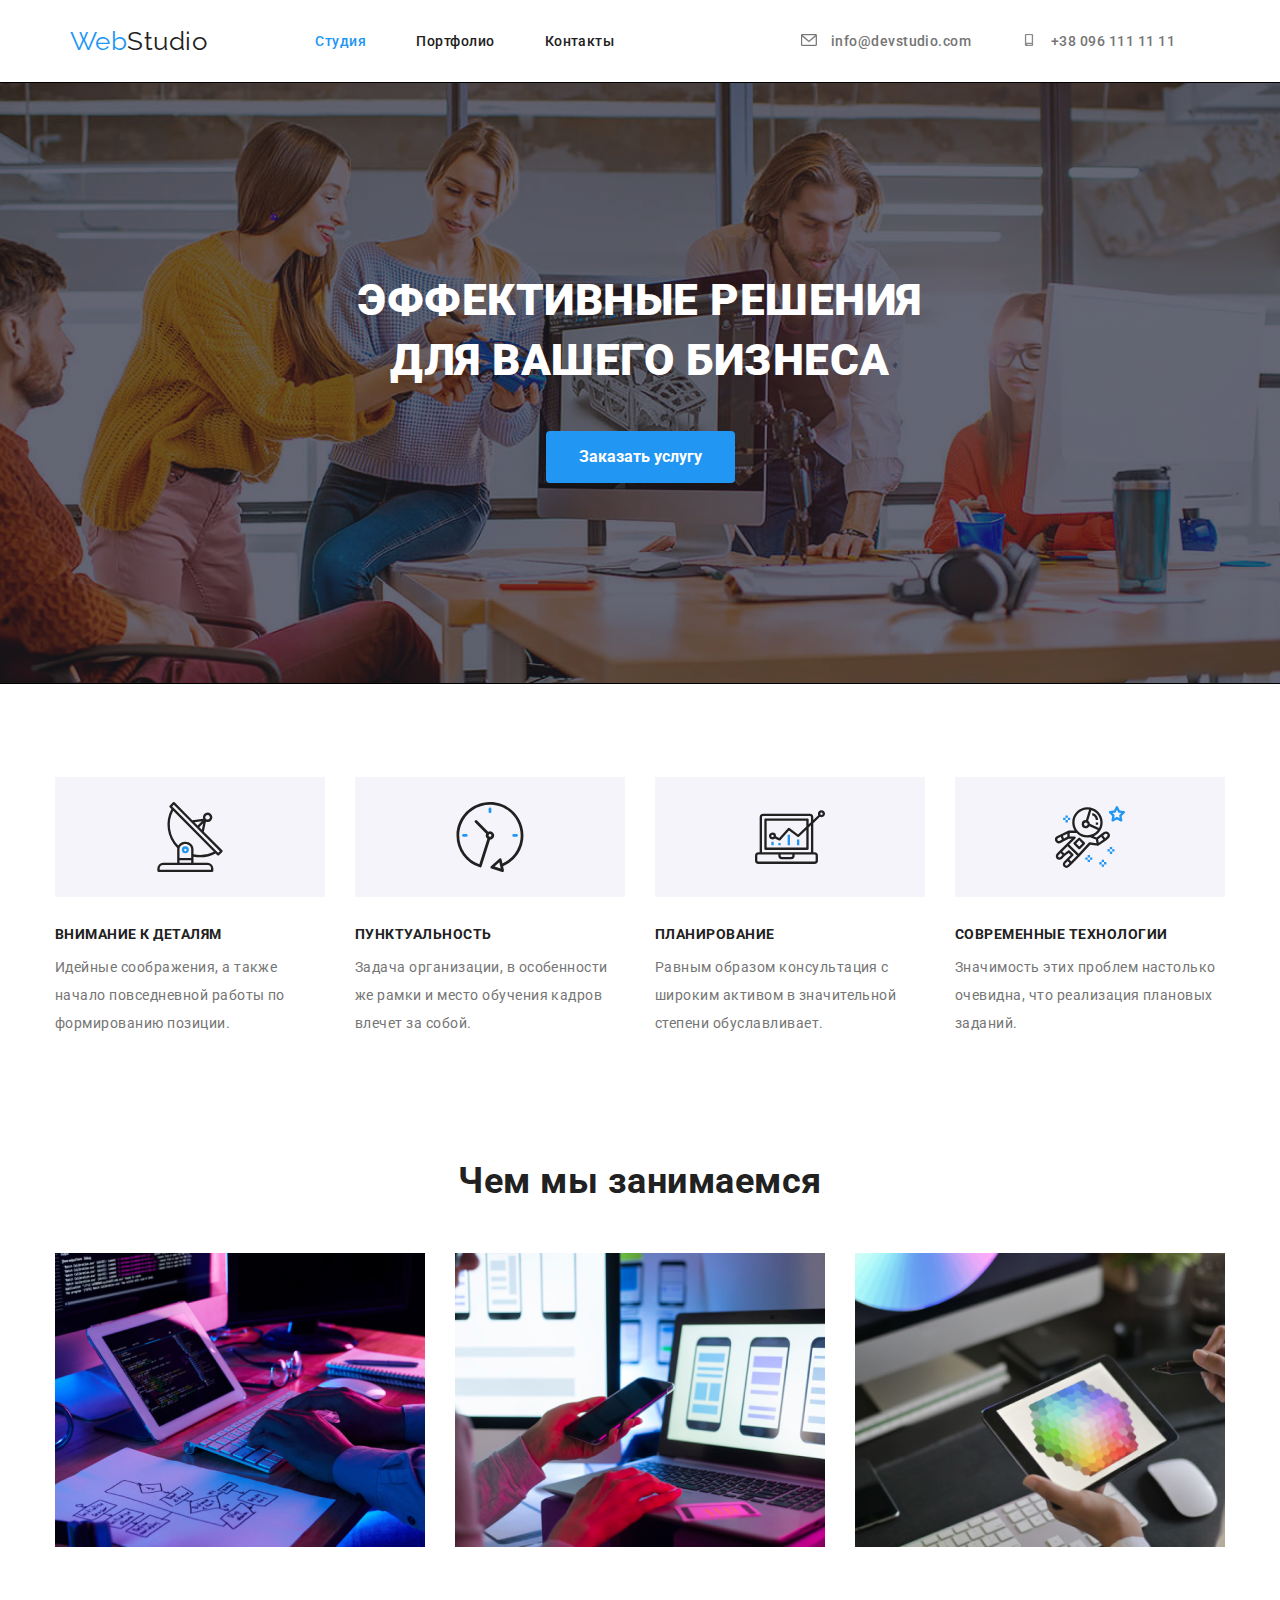
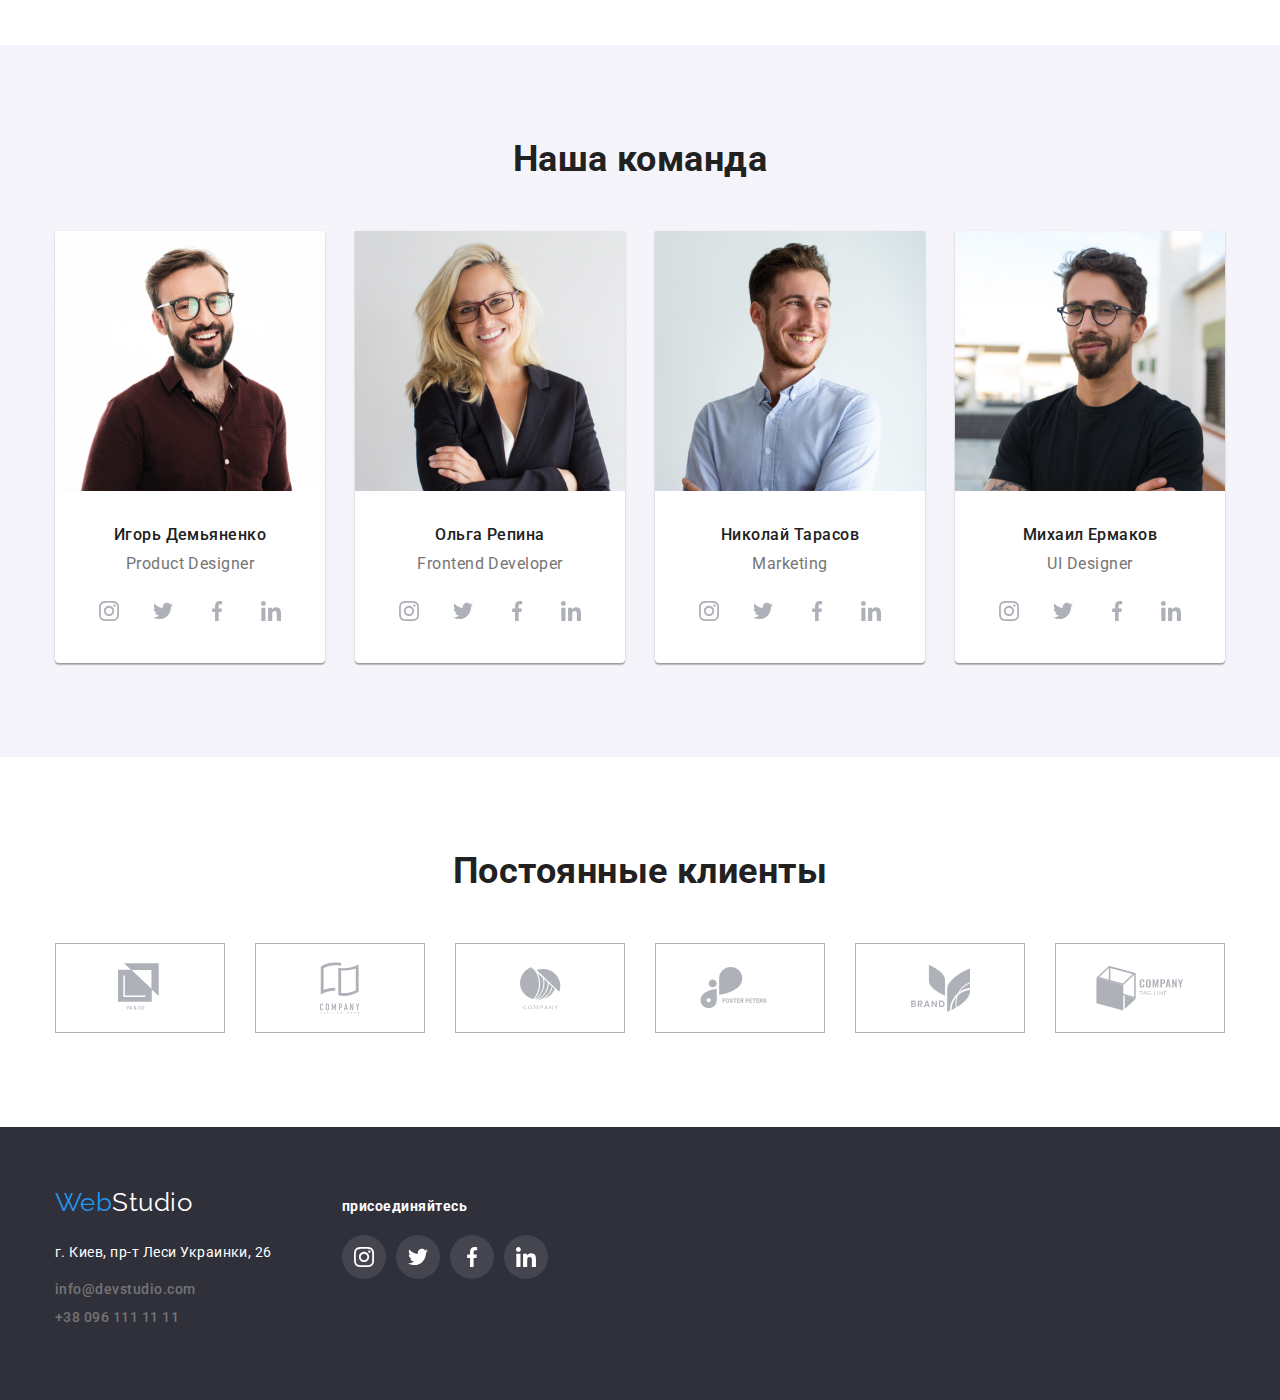
<file: index.html>
<!DOCTYPE html>
<html lang="en">
<head>
    <meta charset="UTF-8">
    <meta http-equiv="X-UA-Compatible" content="IE=edge">
    <meta name="viewport" content="width=device-width, initial-scale=1.0">
    <title>Document</title>
    <link rel="preconnect" href="https://fonts.gstatic.com">
<link href="https://fonts.googleapis.com/css2?family=Raleway:wght@700&family=Roboto:wght@400;500;700;900&display=swap" rel="stylesheet">
<link rel="stylesheet" href="https://cdnjs.cloudflare.com/ajax/libs/modern-normalize/1.0.0/modern-normalize.min.css">    
<link rel="stylesheet" href="./css/main.css"/>
<base href="somethingsomethingsomething" />
</head>
<body>
     <header class="page-header">
        <div class="container">
         <nav>
            <span><span class="web">Web</span><span class="studio">Studio</span></span>
        </nav>   
           

         <ul class="site-nav">
            <Li><a  href="" class="site-nav-stydio">Студия</a></Li>
            <li><a  href="./portfolio.html" class="site-nav-portfolio" >Портфолио</a></li>
            <li><a  href="" class="site-nav-kontactu">Контакты</a></li>
         </ul>
         
        <ul class="auth-nav">
            <li>
                <a class="link" href="">
                <svg class="telephone">
                    <use href="./images/sprite7.svg#convert1"></use>
                </svg>
                info@devstudio.com
            </a></li>
            <li>
                <a class="link-tel" href="">
                <svg class="telephone-one">
                    <use href="./images/sprite7.svg#smartphone1"></use>
                </svg>
              +38 096 111 11 11
            </a></li>
        </ul>
    </div>
    
    
     </header>
 
         <main>
            <section class="hero">
          <div class="section-hero">
            <h1 class="section-glava">Эффективные решения </br> для вашего бизнеса</h1>
            <button class="button" type ="button" >Заказать услугу</button>
        </div>
            </section>
    
    
            <section class="section">
                <div class="container-studio">
            <ul class="features">
                <li class="item-warning" width="65" height="70">
                    <h3 class="features-title">Внимание к деталям</h3>
                    <p class="features-list">Идейные соображения, а также начало повседневной работы по формированию позиции.</p>
                </li>
                <li class="item-punctuality" width="67" height="70">
                    <h3 class="features-title">Пунктуальность</h3>
                    <p class="features-list">Задача организации, в особенности же рамки и место обучения кадров влечет за собой.</p>
                </li>
                <li class="item-plan" width="70" height="54">
                    <h3 class="features-title">Планирование</h3>
                    <p class="features-list">Равным образом консультация с широким активом в значительной степени обуславливает.</p>
                </li>
                <li class="item-technology" width="70" height="70">
                    <h3 class="features-title">Современные технологии</h3>
                    <p class="features-list">Значимость этих проблем настолько очевидна, что реализация плановых заданий.</p>
                </li>
            </ul>
        </div>
            </section>
    
             
            <section class="section-work">
                <div class="container-studio">
                 <h2 class="section-title">Чем мы занимаемся</h2>
                 
                 <ul class="picture-work">
                  <li class="picture"><img src="./images/box1.jpg" alt="Чем мы занимаемся" width="370"/>
                 </li>
                 <li class="picture"><img src="./images/box2.jpg" alt="Чем мы занимаемся" width="370"/>
                 </li>
                 <li class="picture"><img src="./images/box3.jpg" alt="Чем мы занимаемся" width="370"/>
                 </li>
                 </ul>
                </div>
            </section>
                        
                        
            <section class="section-comanda">
                <div class="container-studio">
                <h2 class="section-title">Наша команда</h2>
                
                <ul class="feat-es">
                 <li class="comanda">
                 <img src="./images/img(4).jpg" class="photo-studio" alt="Игорь Демьяненко-фото" width="370"/>
                 <h4 class="Feat-ess-title">Игорь Демьяненко</h4>
                 <p class="Feat-es-list">Product Designer</p>
                 <ul class="social-list">
                     <li class="social-item">
                        <a href="" class="social">
                            <svg class="social-one" width="20" height="20">
                                <use href="./images/sprite7.svg#instagram1"></use>
                            </svg>
                        </a>
                     </li>
                     <li class="social-item">
                        <a href="" class="social">
                            <svg class="social-one" width="20" height="20">
                                <use href="./images/sprite7.svg#twitter1"></use>
                            </svg>
                        </a>
                     </li>
                     <li class="social-item">
                        <a href="" class="social">
                            <svg class="social-one" width="20" height="20">
                                <use href="./images/sprite7.svg#facebook1"></use>
                            </svg>
                        </a>
                     </li>
                     <li class="social-item">
                        <a href="" class="social">
                            <svg class="social-one" width="20" height="20">
                                <use href="./images/sprite7.svg#linkedin1"></use>
                            </svg>
                        </a>
                     </li>
                 </ul>
                 

                 <li class="comanda">
                 <img src="./images/img(5).jpg" class="photo-studio" alt="Ольга Репина-фото" width="370"/>
                 <h4 class="Feat-ess-title">Ольга Репина</h4>
                 <p class="Feat-es-list">Frontend Developer</p>
                 <ul class="social-list">
                    <li class="social-item">
                       <a href="" class="social">
                           <svg class="social-one" width="20" height="20">
                               <use href="./images/sprite7.svg#instagram1"></use>
                           </svg>
                       </a>
                    </li>
                    <li class="social-item">
                       <a href="" class="social">
                           <svg class="social-one" width="20" height="20">
                               <use href="./images/sprite7.svg#twitter1"></use>
                           </svg>
                       </a>
                    </li>
                    <li class="social-item">
                       <a href="" class="social">
                           <svg class="social-one" width="20" height="20">
                               <use href="./images/sprite7.svg#facebook1"></use>
                           </svg>
                       </a>
                    </li>
                    <li class="social-item">
                       <a href="" class="social">
                           <svg class="social-one" width="20" height="20">
                               <use href="./images/sprite7.svg#linkedin1"></use>
                           </svg>
                       </a>
                    </li>
                </ul>
                 
                 </li>
                 <li class="comanda">
                 <img src="./images/img(6).jpg" class="photo-studio" alt="Николай Тарасов-фото" width="370"/>
                 <h4 class="Feat-ess-title">Николай Тарасов</h4>
                 <p class="Feat-es-list">Marketing</p>
                 <ul class="social-list">
                    <li class="social-item">
                       <a href="" class="social">
                           <svg class="social-one" width="20" height="20">
                               <use href="./images/sprite7.svg#instagram1"></use>
                           </svg>
                       </a>
                    </li>
                    <li class="social-item">
                       <a href="" class="social">
                           <svg class="social-one" width="20" height="20">
                               <use href="./images/sprite7.svg#twitter1"></use>
                           </svg>
                       </a>
                    </li>
                    <li class="social-item">
                       <a href="" class="social">
                           <svg class="social-one" width="20" height="20">
                               <use href="./images/sprite7.svg#facebook1"></use>
                           </svg>
                       </a>
                    </li>
                    <li class="social-item">
                       <a href="" class="social">
                           <svg class="social-one" width="20" height="20">
                               <use href="./images/sprite7.svg#linkedin1"></use>
                           </svg>
                       </a>
                    </li>
                </ul>

                 
                 </li>
                 <li class="comanda">
                 <img src="./images/img(7).jpg" class="photo-studio" alt="Михаил Ермаков-фото" width="370"/>
                 <h4 class="Feat-ess-title">Михаил Ермаков</h4>
                 <p class="Feat-es-list">UI Designer</p>
                 <ul class="social-list">
                    <li class="social-item">
                       <a href="" class="social">
                           <svg class="social-one" width="20" height="20">
                               <use href="./images/sprite7.svg#instagram1"></use>
                           </svg>
                       </a>
                    </li>
                    <li class="social-item">
                       <a href="" class="social">
                           <svg class="social-one" width="20" height="20">
                               <use href="./images/sprite7.svg#twitter1"></use>
                           </svg>
                       </a>
                    </li>
                    <li class="social-item">
                       <a href="" class="social">
                           <svg class="social-one" width="20" height="20">
                               <use href="./images/sprite7.svg#facebook1"></use>
                           </svg>
                       </a>
                    </li>
                    <li class="social-item">
                       <a href="" class="social">
                           <svg class="social-one" width="20" height="20">
                               <use href="./images/sprite7.svg#linkedin1"></use>
                           </svg>
                       </a>
                    </li>
                </ul>
                 
                 
                 </ul>
                </div>
            </section>

            <section>
                <div class="container-studio">
                <h2 class="section-title">Постоянные клиенты</h2>
                <ul class="regular-customers">

                    <li class="client">
                    <a href="" class="link-client">
                      <svg class="batton-client" width="45" height="50">
                          <use href="./images/sprite7.svg#logo-1"></use>
                      </svg>
                    </a>
                </li>          
                    <li class="client">
                        <a href="" class="link-client">
                            <svg class="batton-client" width="40" height="52">
                                <use href="./images/sprite7.svg#logo-2"></use>
                            </svg>
                        </a>
                    </li>
                    <li class="client">
                        <a href="" class="link-client">
                            <svg class="batton-client" width="41" height="43">
                                <use href="./images/sprite7.svg#logo-3"></use>
                            </svg>
                        </a>
                    </li>
                    <li class="client">
                        <a href="" class="link-client">
                            <svg class="batton-client" width="80" height="42">
                                <use href="./images/sprite7.svg#logo-4"></use>
                            </svg>
                            </a>
                    </li>
                    <li class="client">
                        <a href="" class="link-client">
                            <svg class="batton-client" width="59" height="47">
                                <use href="./images/sprite7.svg#logo-5"></use>
                            </svg>
                        </a>
                    </li>
                    <li class="client">
                        <a href="" class="link-client">
                            <svg class="batton-client" width="88" height="45">
                                <use href="./images/sprite7.svg#logo-6"></use>
                            </svg>
                        </a>
                    </li>
                </ul>
                </div>
                    
                   
            </section>
        
        </main>                
                    
        <footer class="footer">
            <div class="general">
              <div class="container-new">
              <div class="container-webstudio">
             <span><span class="web-footer">Web</span><span class="studio-footer">Studio</span></span>
              </div> 
              <ul class="adress"> 
              <li>г. Киев, пр-т Леси Украинки, 26</li>
              </ul> 
              <ul class="auth-nav-footer">
                 <li><a class="link-footer" href="" >info@devstudio.com</a></li>
                 <li><a class="link-footer" href="" >+38 096 111 11 11</a></li>
              </ul>
             </div>
  
             <div class="container-too">
              <h2 class="connect">присоединяйтесь</h2>
              <ul class="social-list-footer">
                  
                  <li class="social-item-footer">
                     <a href="" class="social-footer-href">
                         <svg class="social-one-footer" width="20" height="20">
                             <use href="./images/sprite7.svg#instagram1"></use>
                         </svg>
                     </a>
                  </li>
                  <li class="social-item-footer">
                     <a href="" class="social-footer-href">
                         <svg class="social-one-footer" width="20" height="20">
                             <use href="./images/sprite7.svg#twitter1"></use>
                         </svg>
                     </a>
                  </li>
                  <li class="social-item-footer">
                     <a href="" class="social-footer-href">
                         <svg class="social-one-footer" width="20" height="20">
                             <use href="./images/sprite7.svg#facebook1"></use>
                         </svg>
                     </a>
                  </li>
                  <li class="social-item-footer">
                     <a href="" class="social-footer-href">
                         <svg class="social-one-footer" width="20" height="20">
                             <use href="./images/sprite7.svg#linkedin1"></use>
                         </svg>
                     </a>
                  </li>
              </ul>
          </div>
      </div>
    
              </footer>
  </body>
  </html>
</file>
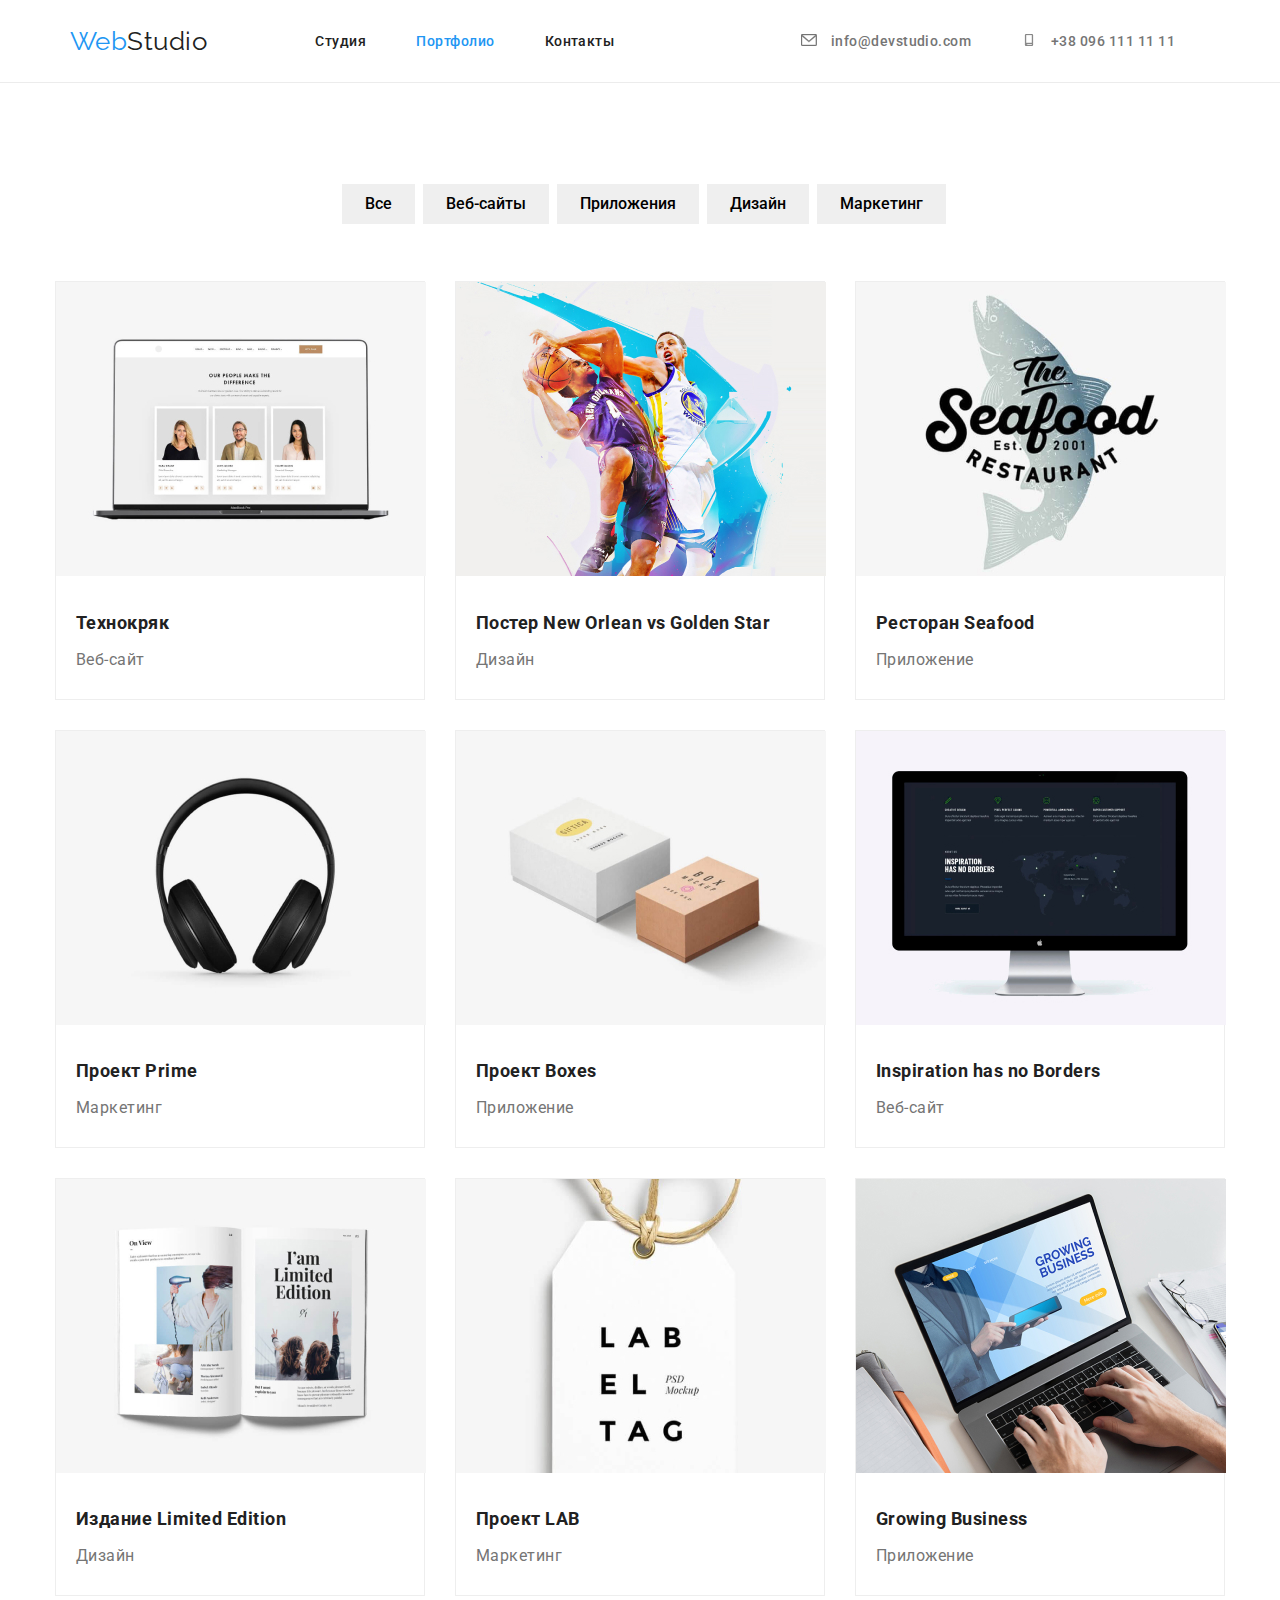
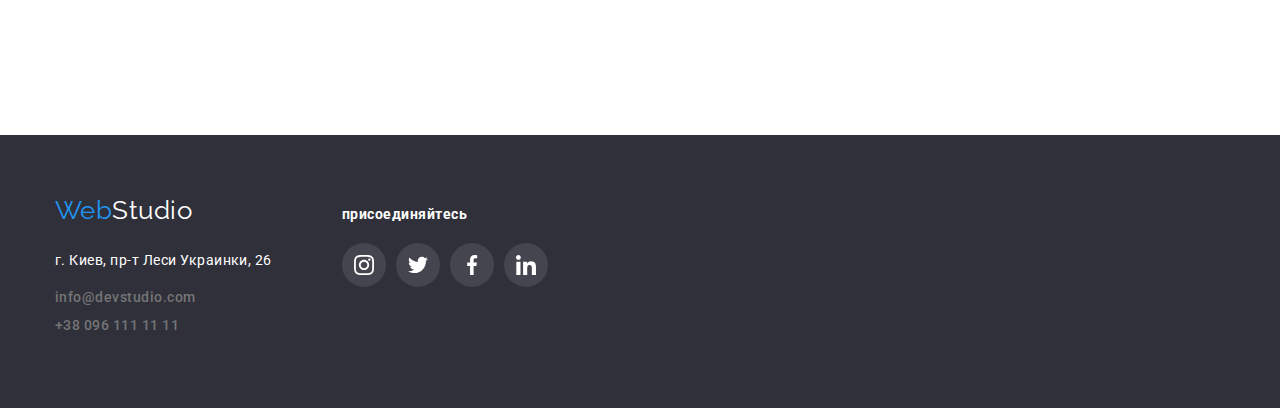
<file: portfolio.html>
<!DOCTYPE html>
<html lang="en">
<head>
    <meta charset="UTF-8">
    <meta http-equiv="X-UA-Compatible" content="IE=edge">
    <meta name="viewport" content="width=device-width, initial-scale=1.0">
    <title>portfolio</title>
    <link rel="preconnect" href="https://fonts.gstatic.com">
<link href="https://fonts.googleapis.com/css2?family=Raleway:wght@700&family=Roboto:wght@400;500;700;900&display=swap" rel="stylesheet">
<link rel="stylesheet" href="https://cdnjs.cloudflare.com/ajax/libs/modern-normalize/1.0.0/modern-normalize.min.css">    
<link rel="stylesheet" href="./css/main.css">
</head>
<body>
   
   <header class="page-header">
      <div class="container">
       <nav>
          <span><span class="web">Web</span><span class="studio">Studio</span></span>
      </nav>   
         

       <ul class="site-nav">
         <li><a href="./index.html" class="site-nav-portfolio" >Студия</a></li>
         <li><a href="" class="site-nav-stydio">Портфолио</a></li>
         <li><a href="" class="site-nav-kontactu">Контакты</a></li>
       </ul>
       
       <ul class="auth-nav">
        <li>
            <a class="link" href="">
            <svg class="telephone">
                <use href="./images/sprite7.svg#convert1"></use>
            </svg>
            info@devstudio.com
        </a></li>
        <li>
            <a class="link-tel" href="">
            <svg class="telephone-one">
                <use href="./images/sprite7.svg#smartphone1"></use>
            </svg>
          +38 096 111 11 11
        </a></li>
    </ul>
  </div>
  
   </header>
         <main class="portfolio-frame">
            
             <section class="section">
               <div class="portfolio-container">
               
               <ul class="button-portfolio">
                 <li> <button class="button-port" type ="button" > Все </button></li>
                 <li> <button class="button-port" type ="button" > Веб-сайты </button></li>
                 <li> <button class="button-port" type ="button" > Приложения </button></li>
                 <li> <button class="button-port" type ="button" > Дизайн </button></li>
                 <li> <button class="button-port" type ="button" > Маркетинг </button></li>
               </ul>
            
                 <ul class="portfolio">
                  <li class="portfolio-element">
                        <a href="" class="portfolio-photo"><img src="./images/images2/img(8).jpg" alt="" width="370"/></a>
                        <div class="flex-conteiner">
                           <h2 class="portfolio-title">Технокряк</h2>
                         <p class="portfolio-list">Веб-сайт</p>
                        </div>
                         </li>
                     <li class="portfolio-element">
                         <a href="" class="portfolio-photo"><img src="./images/images2/img(9).jpg" alt="" width="370"/></a>
                         <div class="flex-conteiner">
                         <h2 class="portfolio-title">Постер New Orlean vs Golden Star</h2>
                         <p class="portfolio-list">Дизайн</p>
                        </div> 
                        </li>
                     <li class="portfolio-element">
                        <a href="" class="portfolio-photo"><img src="./images/images2/img(10).jpg" alt="" width="370"/></a>
                        <div class="flex-conteiner">
                        <h2 class="portfolio-title">Ресторан Seafood</h2>
                         <p class="portfolio-list">Приложение</p>
                        </div> 
                        </li>
                     <li class="portfolio-element">
                        <a href="" class="portfolio-photo"><img src="./images/images2/img(11).jpg" alt="" width="370"/></a>
                        <div class="flex-conteiner">
                        <h2 class="portfolio-title">Проект Prime</h2>
                         <p class="portfolio-list">Маркетинг</p>
                        </div> 
                        </li>
                     <li class="portfolio-element">
                        <a href="" class="portfolio-photo"><img src="./images/images2/img(12).jpg" alt="" width="370"/></a>
                        <div class="flex-conteiner">
                        <h2 class="portfolio-title">Проект Boxes</h2>
                         <p class="portfolio-list">Приложение</p>
                        </div> 
                        </li>
                     <li class="portfolio-element">
                        <a href="" class="portfolio-photo"></a> <img src="./images/images2/img(13).jpg" alt="" width="370"/>
                        <div class="flex-conteiner">
                        <h2 class="portfolio-title">Inspiration has no Borders</h2>
                         <p class="portfolio-list">Веб-сайт</p>
                        </div> 
                        </li>
                     <li class="portfolio-element">
                        <a href="" class="portfolio-photo"><img src="./images/images2/img(14).jpg" alt="" width="370"/></a>
                        <div class="flex-conteiner">
                        <h2 class="portfolio-title">Издание Limited Edition</h2>
                         <p class="portfolio-list">Дизайн</p>
                        </div> 
                        </li>
                     <li class="portfolio-element">
                        <a href="" class="portfolio-photo"><img src="./images/images2/img(15).jpg" alt="" width="370"/></a>
                        <div class="flex-conteiner"> 
                        <h2 class="portfolio-title">Проект LAB</h2>
                         <p class="portfolio-list">Маркетинг</p>
                        </div> 
                        </li>
                     <li class="portfolio-element">
                        <a href="" class="portfolio-photo"><img src="./images/images2/img(16).jpg" alt="" width="370"/></a>
                        <div class="flex-conteiner">
                        <h2 class="portfolio-title">Growing Business</h2>
                         <p class="portfolio-list">Приложение</p>
                        </div> 
                        </li>
                 </ul>
               </div>
             </section>
            
            </main>

                     
            <footer class="footer">
               <div class="general">
                 <div class="container-new">
                 <div class="container-webstudio">
                <span><span class="web-footer">Web</span><span class="studio-footer">Studio</span></span>
                 </div> 
                 <ul class="adress"> 
                 <li>г. Киев, пр-т Леси Украинки, 26</li>
                 </ul> 
                 <ul class="auth-nav-footer">
                    <li><a class="link-footer" href="" >info@devstudio.com</a></li>
                    <li><a class="link-footer" href="" >+38 096 111 11 11</a></li>
                 </ul>
                </div>
     
                <div class="container-too">
                 <h2 class="connect">присоединяйтесь</h2>
                 <ul class="social-list-footer">
                     
                     <li class="social-item-footer">
                        <a href="" class="social-footer-href">
                            <svg class="social-one-footer" width="20" height="20">
                                <use href="./images/sprite7.svg#instagram1"></use>
                            </svg>
                        </a>
                     </li>
                     <li class="social-item-footer">
                        <a href="" class="social-footer-href">
                            <svg class="social-one-footer" width="20" height="20">
                                <use href="./images/sprite7.svg#twitter1"></use>
                            </svg>
                        </a>
                     </li>
                     <li class="social-item-footer">
                        <a href="" class="social-footer-href">
                            <svg class="social-one-footer" width="20" height="20">
                                <use href="./images/sprite7.svg#facebook1"></use>
                            </svg>
                        </a>
                     </li>
                     <li class="social-item-footer">
                        <a href="" class="social-footer-href">
                            <svg class="social-one-footer" width="20" height="20">
                                <use href="./images/sprite7.svg#linkedin1"></use>
                            </svg>
                        </a>
                     </li>
                 </ul>
             </div>
         </div>
       
                 </footer>
    
</body>
</html>
</file>
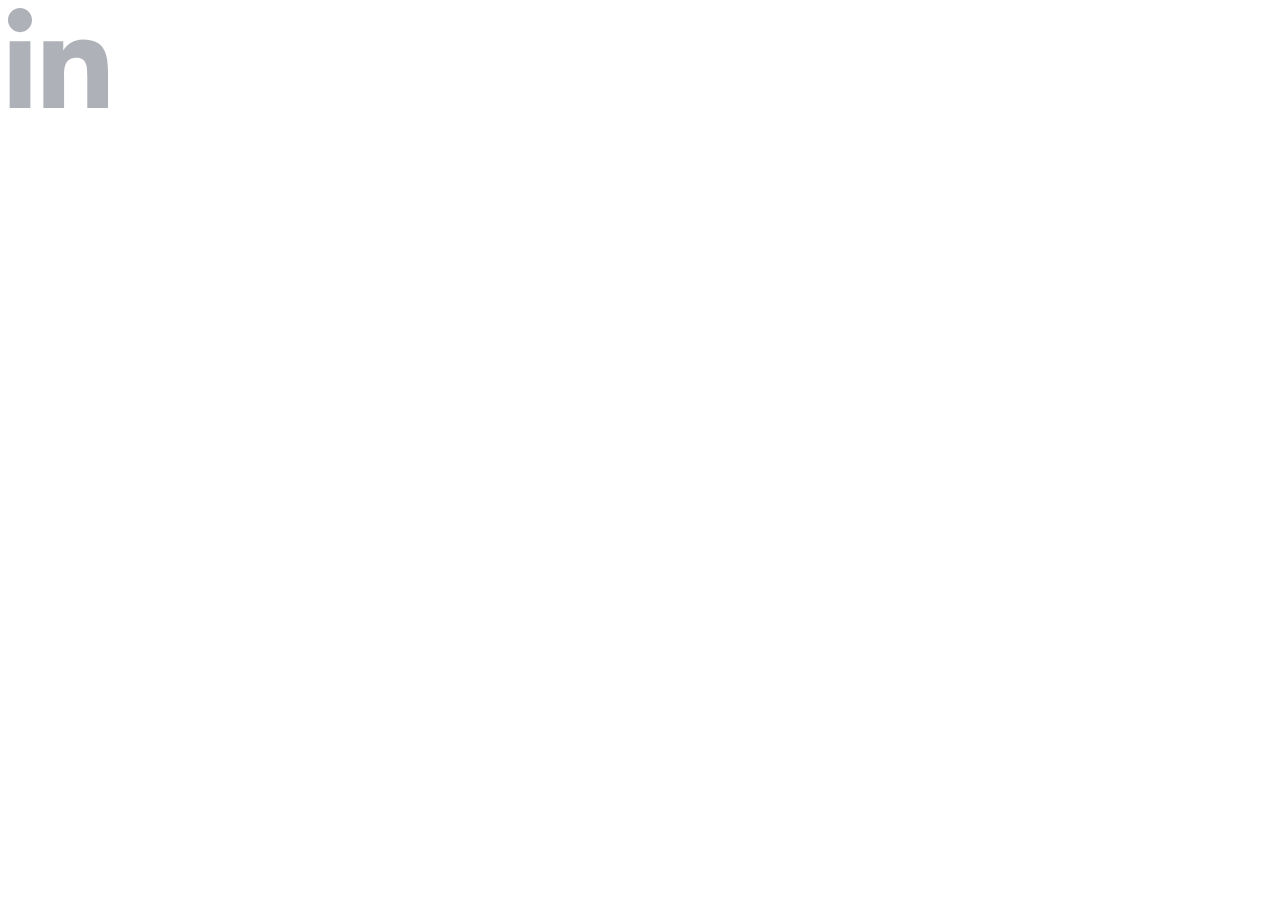
<file: svg.html>
<!DOCTYPE html>
<html lang="en">
<head>
    <meta charset="UTF-8">
    <meta http-equiv="X-UA-Compatible" content="IE=edge">
    <meta name="viewport" content="width=device-width, initial-scale=1.0">
    <title>Document</title>
</head>
<body>
    <a href="">
        <svg class="batton-icon" width="100" height="100" >
        <use href="./images/icons.svg/symbol-defs(1).svg#linkedin1"
            <symbol id="infooter" viewBox="0 0 32 32"></symbol>
        </svg>
    </a>        

</body>
</html>
</file>
<file: css/main.css>
:root{
   --primary-text-color:#F5F4FA;
   --title-text-color: #212121;
   --accent-color: #2196F3;
   --text-color: #757575;
   --primary-white-color: #ffffff;
   }

   body{
   color: #ffffff;
   font-family: Roboto, sans-serif;
   letter-spacing: 0.03em;
   }
  
      .container{
       display: flex;
      align-items: center;
      width: 1200px;
      padding-left: 15px;
      padding-right: 15px;
      margin: 0 auto;
   }
   
   ul,
   li{
     margin: 0;
     padding: 0;
  }
  p{
     margin: 0;
  }
   
  
  
   /* WebStudio */
   .web{
     width: 1200px;
     padding-left: 15px;
     color: var(--accent-color);
     font-family: Raleway, cursive;
     font-size: 26px;
     line-height: 1.19;
   }

   .studio{
   width: 1200px;
   padding-right: 15px;
   color: #212121;
   font-family: Raleway, cursive;
   font-size: 26px;
   line-height: 1.19;
    } 

    /* додаю конверт та телефон */
    .auth-nav .telephone{
       width: 16px;
       height: 12px;
       margin-right: 10px;
       stroke: #757575;
    }
    
    .auth-nav .telephone-one{
      width: 16px;
      height: 12px;
      margin-right: 10px;
      stroke: #757575;
   }
   
    /* Hero */
    .hero{  
     max-width: 1600px;
    
     height: 600px;
     margin-left: auto;
     margin-right: auto;
     outline: 1px solid black;
    background-color: #757575;
     background-image: linear-gradient( to left, rgba(47, 48, 58, 0.4), rgba(47, 48, 58, 0.4) ),url(../images/images2/Img\(24\).png);
     background-repeat: no-repeat;
     background-position: center;
     background-size: cover;
    }
    .section-hero{
     padding-top: inherit;
     padding-left: 15px;
     padding-right: 15px;
     text-align: center;
    }

    /* link */
    
   .link{   
   color: var(--text-color);
   }
   .link-tel{
    color: var(--text-color);
   }
   .link:hover,
   .link:focus{
     color: var(--accent-color);
   }
   .link-tel:hover,
   .link-tel:focus{
    color: var(--accent-color);
   }
   
   .link:hover .telephone,
   .link:focus .telephone{
     stroke: var(--accent-color);
   }
   .link-tel:hover .telephone-one,
   .link-tel:focus .telephone-one{
     stroke: var(--accent-color);
   }


    
   

   .link{
    color: var(--text-color);
    font-weight: 500;
    font-size: 14px;
    line-height: 1.14;
    text-decoration: none;
   }
      .auth-nav .link + .link{
      margin-left: 50px;
      }
      .auth-nav {
      display: flex;
      margin-left: auto;
      }
      .auth-nav li{
      margin-right: 50px;
      display: block;
      padding-top: 32px;
      padding-bottom: 32px; 
   }
   .link-tel{
    color: var(--text-color);
    font-weight: 500;
    font-size: 14px;
    line-height: 1.14;
    text-decoration: none;
   }
      .auth-nav .link-tel + .link-tel{
      margin-left: 50px;
      }
      .auth-nav {
      display: flex;
      margin-left: auto;
      }
      .auth-nav li{
      margin-right: 50px;
      display: block;
      padding-top: 32px;
      padding-bottom: 32px; 
   }
  /* link-footer */
  .link-footer{
     
     color: var(--text-color);
     }
     
     .link-footer{
     
      color: var(--text-color);
      font-weight: 500;
      font-size: 14px;
      line-height: 1.14;
      text-decoration: none;
     }
     
        .auth-nav .link-footer + .link-footer{
        margin-left: 50px;
        }
        


   /*Убираємо точки із ul*/
   ul{
   list-style: none;
   }

   /* site-nav  */
   .site-nav{
      display: flex;
      margin-left: 93px;
      padding-top: 32px;
     padding-bottom: 32px;
   }
   .site-nav li{
     margin-right: 50px;
     display: block;
    
   }
    .site-nav li:last-child{
       margin-right: 0;
    }

   .site-nav-stydio {
   color: var(--accent-color);
   font-weight: 500;
   font-size: 14px;
   line-height: 1.14;
   text-decoration: none;
   display:inline-block;
   }

   .site-nav-portfolio,
   .site-nav-kontactu{
   color: var(--title-text-color);
   font-weight: 500;
   font-size: 14px;
   line-height: 1.14;
   text-decoration: none;
   display:inline-block;
   }
   .site-nav-stydio:hover,
   .site-nav-stydio:focus{
    color: var(--accent-color);
   }
   .site-nav-portfolio:hover,
   .site-nav-portfolio:focus{
     color: var(--accent-color);
   }
   .site-nav-kontactu:hover,
   .site-nav-kontactu:focus{
     color: var(--accent-color);
   }

   /* section-glava */
   .section-glava{
   margin-top: 0;
   margin-bottom: 40px;
   text-align: center;
   color: var(--primary-white-color);
   font-weight: 900;
   font-size: 44px;
   line-height: 1.36;
   text-transform: uppercase;
   }
   
   
   /* features */
   
   .features{
      display: flex;  
     
   }
   .features li:nth-child(4n){
    margin-right: 30px;
   }
   

   .features-title{
      margin-top: 0;
      margin-bottom: 10px;
   color: var(--title-text-color) ;
   margin-top: 0;
   font-weight: 700;
   font-size: 14px;
   line-height: 1.14;
   text-transform: uppercase;
   }
   .features-list{
   color: var(--text-color);
   width: 270px;
   margin-top: 0;
   font-weight: 400;
   font-size: 14px;
   line-height: 2;
   }
   
   /* Добавляємо іконки */
   
     .item-warning{
      margin-right: 30px;
      margin-bottom: 30px;
     }
     .features-title{
       margin-top: 30px;
     }
     .item-warning::before{
        content: "";
        display:inline-block;
        width: 270px;
        content: "";
        display: block;
        height: 120px;
        background-image: url(../images/icons.svg/antenna\(1\).svg);
        background-repeat: no-repeat;
        background-position: center;
        background-color: var(--primary-text-color);  
     }
     .item-punctuality{
      margin-right: 30px;
      margin-bottom: 30px;
     }
    
     .item-punctuality::before{
        content: "";
        width: 270px;
     
        display: block;
        height: 120px;
        background-image: url(../images/icons.svg/clock\(1\).svg);
        background-repeat: no-repeat;
        background-position: center;
        background-color: var(--primary-text-color);
      
     }
     .item-plan::before{
        content: "";
        width: 270px;
        
        display: block;
        height: 120px;
        background-image: url(../images/icons.svg/diagram\(1\).svg);
        background-repeat: no-repeat;
        background-position: center;
        background-color: var(--primary-text-color);
       
     }
     .item-plan{
      margin-right: 30px;
      margin-bottom: 30px;
     }
     .item-technology::before{
        content: "";
        width: 270px;
        display: block;
        height: 120px;
        background-image: url(../images/icons.svg/astronaut\(1\).svg);
        background-repeat: no-repeat;
        background-position: center;
        background-color: var(--primary-text-color);
   
     }
     .item-technology{
      margin-right: 30px;
      margin-bottom: 30px;
     }
     
     
   

   .features li:nth-child(4n){
      margin-right: 0;
   }
   /* section-title */
   .section-title{
   color: var(--title-text-color);
   margin-top: 0;
   margin-bottom: 50px;
   font-weight: 700;
   font-size: 36px;
   line-height: 1.16;
   text-align: center;
   }

   .picture{
      width: 370px;
      margin-right: 30px;
      }
   .picture-work{
      display: flex;
      padding: 0;
      margin: 0;
   }
   .picture-work li:nth-child(3n){
      margin-right: 0;
   }

   /* Feat-es */
   .Feat-ess-title{
      color: var(--title-text-color) ;
     margin-top: 0;
     margin-bottom: 10px;
      font-weight: 500;
      font-size: 16px;
      line-height: 1.18;
   }
   .Feat-es-list{
      color: var(--text-color);
      margin-top: 0;
      margin-bottom: 30px;
      font-weight: 400;
      font-size: 16px;
      line-height: 1.18;
      margin-bottom: 16px;
   }
   .photo-studio{
      margin-top: 0;
      margin-bottom: 30px;
   }

   .container-studio{
   width: 1200px;
   padding-left: 15px;
   padding-right: 15px;
   margin-right: auto;
   margin-left: auto;
    }

   .container-studio-comanda{
     width: 1200px;
     padding-left: 15px;
     padding-right: 15px;
     margin-right: auto;
     margin-left: auto;
     padding: 0;
     
    }


   .feat-es{
     display: flex;
   }
   
   .feat-es li:nth-child(4n){
      margin-right: 0;
   }
   .comanda{
     width: 270px;
    text-align: center;
     box-shadow: 0px 1px 3px rgba(0, 0, 0, 0.12), 0px 1px 1px rgba(0, 0, 0, 0.14), 0px 2px;
     background: #FFFFFF;
     border-radius: 0px 0px 4px 4px;
     margin: 0;
     margin-right: 30px;
     padding: 0;
     box-shadow: 0px 1px 3px rgba(0, 0, 0, 0.12), 0px 1px 1px rgba(0, 0, 0, 0.14), 0px 2px 1px rgba(0, 0, 0, 0.2);
     
   }
   .photo-studio{
   width: 270px;
   }

   /* button */
   .button{
   border-radius: 4px;
   padding: 10px 32px;
   min-width: 73px;
   border: 1px solid transparent;
   text-align: center;
   color: var(--primary-white-color);
   background-color: var(--accent-color);
   font-weight: 700;
   font-size: 16px;
    line-height: 1.87;
   }
   .button:hover,
   .button:focus{
       background-color:var(--accent-color);
   }
   

   /*button-portfolio */
   .button-portfolio{
     border-radius: 4px;
     padding: 6px 22px;
     min-width: 73px;
     margin-top: 0;
     margin-bottom: 56px;
     border: 1px solid transparent;
     text-align: center;
     color: var(--primary-white-color);
     font-weight: 700;
     font-size: 16px;
      line-height: 1.87;
   }
   
   /* Висота і щирина секціі */
   

   .section-comanda{
     padding-top: 94px;
      padding-bottom:  94px;
     background-color: var(--primary-text-color) ;
   }
   section{
    
     padding-top: 94px;
      padding-bottom:  94px;
   }
   .section-work{
     padding-bottom:  94px;
     padding-top: 0; 
   }


   /* footer */
  
   .adress{
      color: var(--primary-white-col);
      margin-top: 0;
      margin-bottom: 9px;
      font-weight: 400;
      font-size: 14px;
      line-height: 2;
   }
   .auth-nav-footer{
      color: rgba(255, 255, 255, 0.6);
      margin-top: 0;
      margin-bottom: 9px;
      font-weight: 400;
      font-size: 14px;
      line-height: 2;
   }
     
   
   /* portfolio */
   .portfolio-photo{
      margin-top: 0;
      margin-top: 0;
      margin-bottom: 20px;
   }

   .portfolio-title{
      color: var(--title-text-color) ;
      margin-top: 0;
      margin-bottom: 4px;
      font-weight: 700;
      font-size: 18px;
      line-height: 2;
   }

   .portfolio-list{
      color: var(--text-color);
      margin-top: 0;
     
      font-weight: 400;
      font-size: 16px;
      line-height: 1.87;
   }

   p{
      margin: 0;
   }
   /* portfolio container */

   .portfolio-container{
     display: flex;
     flex-wrap: wrap;
   width: 1200px;
   padding-left: 15px;
   padding-bottom: 15px;
   margin-right: auto;
   margin-left: auto;
  }



   .portfolio{
     display: flex;
     flex-wrap: wrap;
   }

   .portfolio li{
   flex-wrap: wrap;
   }
        

   .portfolio-element{
   flex-wrap: wrap;
   width: 370px;
   margin-right: 30px;
   margin-bottom: 30px;
        }
     
.portfolio li:nth-child(3n){
margin-right: 0
}
      

/*button-portfolio  */

.button-portfolio{
 
border-radius: 4px;

min-width: 73px;
border: 1px solid transparent;
text-align: center;
color: var(--title-text-color);
font-weight: 700;
font-size: 16px;
line-height: 1.87;

}


.button-port:hover{
    color:var(--primary-white-color);
    background-color: var(--accent-color);
    box-shadow: 0px 1px 1px rgba(0, 0, 0, 0.12), 0px 4px 4px rgba(0, 0, 0, 0.06), 1px 4px 6px rgba(0, 0, 0, 0.16);
  }
.button-port:focus{
   color: var(--primary-white-color);
   background-color:  var(--accent-color);
   box-shadow: 0px 1px 1px rgba(0, 0, 0, 0.12), 0px 4px 4px rgba(0, 0, 0, 0.06), 1px 4px 6px rgba(0, 0, 0, 0.16);
  }

         
.button-portfolio{
display: flex;
margin: auto;
align-items: center;
margin-bottom: 50px;
           
        }
.button-portfolio .button-port {
 margin-right: 8px;
display: block;
padding-top: 6px;
padding-bottom: 6px;
padding-left: 22px;
padding-right: 22px;
border: 1px solid transparent;
font-weight: 500;
line-height: 1.63;
}
.button-portfolio .button-port + .button-port{
   margin-left: 8px;
  }

  /* footer */
.studio-footer{
 width: 1200px;
padding-right: 15px;
color: #ffffff;  
font-family: Raleway, cursive;
font-size: 26px;
line-height: 1.19;
}
.portfolio-element:hover,
.portfolio-element:focus{
  box-shadow: 0px 1px 1px rgba(0, 0, 0, 0.12), 0px 4px 4px rgba(0, 0, 0, 0.06), 1px 4px 6px rgba(0, 0, 0, 0.16);
}

.web-footer{
   width: 1200px;

color: var(--accent-color);
font-family: Raleway, cursive;
font-size: 26px;
line-height: 1.19;
}
      
.footer{
 
padding-top: 60px;
padding-bottom: 60px;
background-color: #2F303A;
}
.new-footer{
width: 1200px;
padding-left: 15px;
padding-right: 15px;
align-items: center;
margin: auto;
}
.container-footer{
  width: 1200px;
  
  padding-right: 15px;
  margin: 0;
   }

.flex-conteiner{
flex-wrap: wrap;
padding: 24px 20px;
}

 .portfolio-element{
  box-sizing: border-box;
  width: 370px;
  border: 1px solid #EEEEEE;
  background: #FFFFFF;
  margin-top: 0;
  margin-top: 0;
  margin-bottom: 30px;
  
}

.portfolio-element{
  box-sizing: border-box;
  width: 370px;
  border: 1px solid #EEEEEE;
  background: #FFFFFF;
  margin-top: 0;
  margin-top: 0;
  margin-bottom: 30px;
  margin-right: 30px;
  
}
.portfolio-element:hover,
.portfolio-element:focus{
  box-shadow: 0px 1px 1px rgba(0, 0, 0, 0.12), 0px 4px 4px rgba(0, 0, 0, 0.06), 1px 4px 6px rgba(0, 0, 0, 0.16);
}
/*  Встановить стилі нижньої рамки */
header{
  border-bottom-width: 1px;
 border-bottom-style: solid;
 border-bottom-color:#ECECEC;
}

.center{
  text-align: center;
}
.container-webstudio{
 
  padding-bottom: 20px;
}

/* соціальні мережі команди */
.actions{
  flex-wrap: wrap;
  padding: 0;
  margin: 0; 
  fill: #212121;

}
.button-svg{
  padding: 0;
  border: 0;
  width: 100px;
  height: 100px;
  color: #212121;
  border-radius: 50%;
  background-color: #2196F3;
  width: 44px;
  height: 44px;
  display: block;
  content: "";
  margin-bottom: 30px;
  margin-right: 10px;
  margin-left: 32px;
  cursor: pointer;
}
.button-icon{
  width: 44px;
  height: 44px;
  fill: #212121;
}
.batton-icon{
  fill: #212121;
}
/* svg  */

.regular-customers{
  display: flex;
}

.link-client{
  display: flex;
  justify-content: center;
  align-items: center;
  width: 170px;
 height: 90px;
 margin-right: 30px;
 border: 1px solid #AFB1B8;
 box-sizing: border-box;
 cursor: pointer;

}
.link-client:hover .batton-client,
.link-client:focus .batton-client{
  fill: var(--accent-color)
}
.link-client:hover .batton-client,
.link-client:focus .batton-client{
  border: var(--accent-color);
  fill: var(--accent-color);
}
.link-client:hover,
.link-client:focus{
  display: flex;
  justify-content: center;
  align-items: center;
  width: 170px;
 height: 90px;
 margin-right: 30px;
 border: 1px solid #2196F3;
 box-sizing: border-box;
 cursor: pointer;

}
 
.regular-customers li:nth-child(6n){
  margin-right: 0;
}

.batton-client{
  fill:  #AFB1B8;
}


/* social */
.social-list{
  display: flex;
  justify-content: center;
  align-items: center;
  

}
.social-item{
  display: inline-block;
  margin-bottom: 30px;
  margin-right: 10px;
  padding: 0;
  border: none;
  width: 44px;
  height: 44px;
  color: #212121;
  border-radius: 50%;
  background-color: var(--primary-white-color);
  background-position: center;
}
.social:hover .social-one,
.social:focus .social-one{
  fill: var(--primary-white-color);
}
.social-one{
  margin-top: 12px;
  fill: #AFB1B8;
}

.social:hover,
.social:focus{
  background-color: var(--accent-color);
}
.social{
  display: block;
  justify-content: center;
  width: 44px;
  height: 44px;
  border-radius: 50%;
 
  
}



/* footer-social */
.footer{
  
  display: flex;
  align-items: baseline;
}
.general{
  display: flex;
 
  width: 1200px;
  padding-left: 15px;
  padding-right: 15px;
  margin: auto;
  align-items: baseline;
}

.connect{
  color: var(--primary-white-color);
  margin-top: 0;
  margin-bottom: 20px;
  font-weight: 700;
  font-size: 14px;
  line-height: 1.17;
}
.container-new{
align-items: center;
margin-right: 70px;
}

/* футер 2 частина */
.social-list-footer{
  display: inline-flex;
  justify-content: center;
  align-items: center;
}
.social-item-footer{
  display: inline-block;
  margin-right: 10px;
  padding: 0;
  border: none;
  width: 44px;
  height: 44px;
  color: #212121;
  border-radius: 50%;
  background: rgba(255, 255, 255, 0.1);
  background-position: center;
}
.social-item-footer:hover,
.social-item-footer:focus{
  background-color: var(--accent-color);
}
.social-footer-href:hover,
.social-footer-href:focus{
  background-color: var(--accent-color);
}
.social-one-footer{
  margin-top: 12px;
  margin-left: 12px;
  fill: var(--primary-white-color);
 
}

.social-footer-href{
  display: block;
  justify-content: center;
  width: 44px;
  height: 44px;
  border-radius: 50%;
}
.container-new .container-too{
  display: flex;
  justify-content: flex-start;
}
</file>
